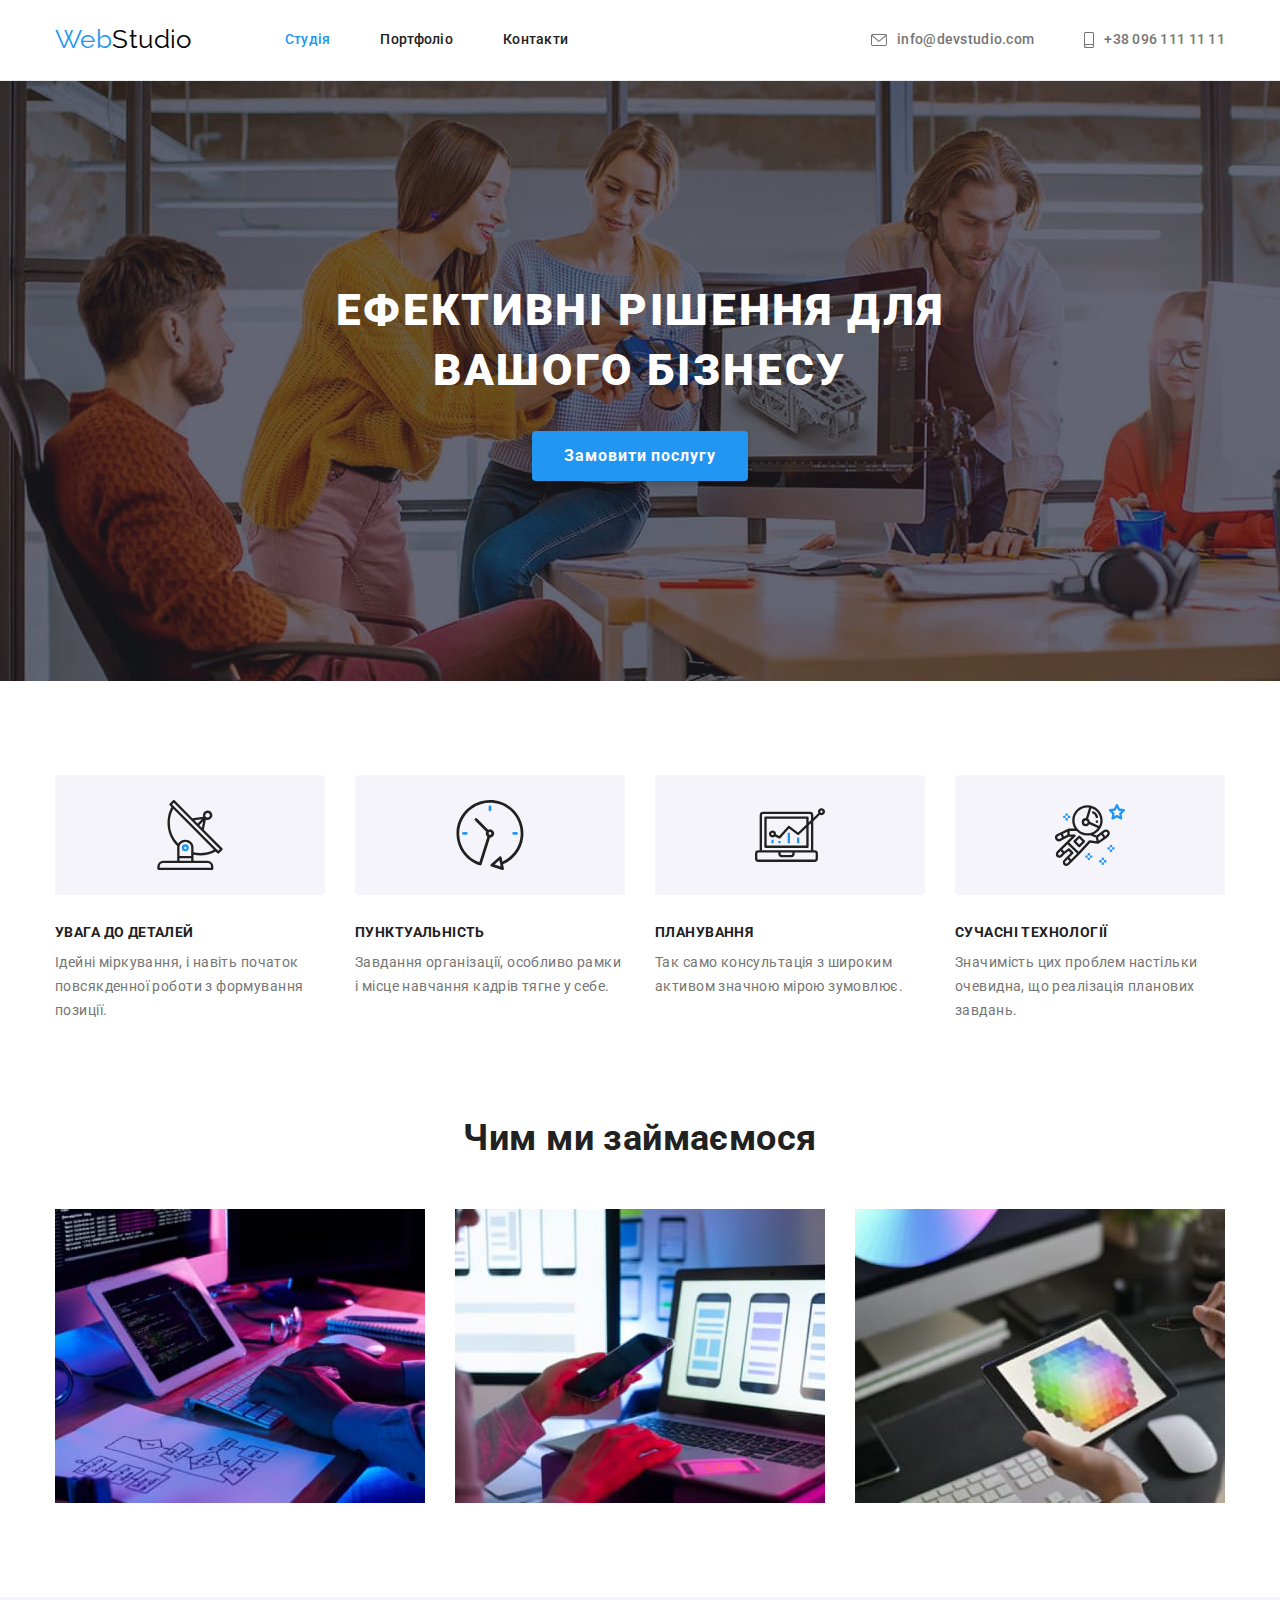
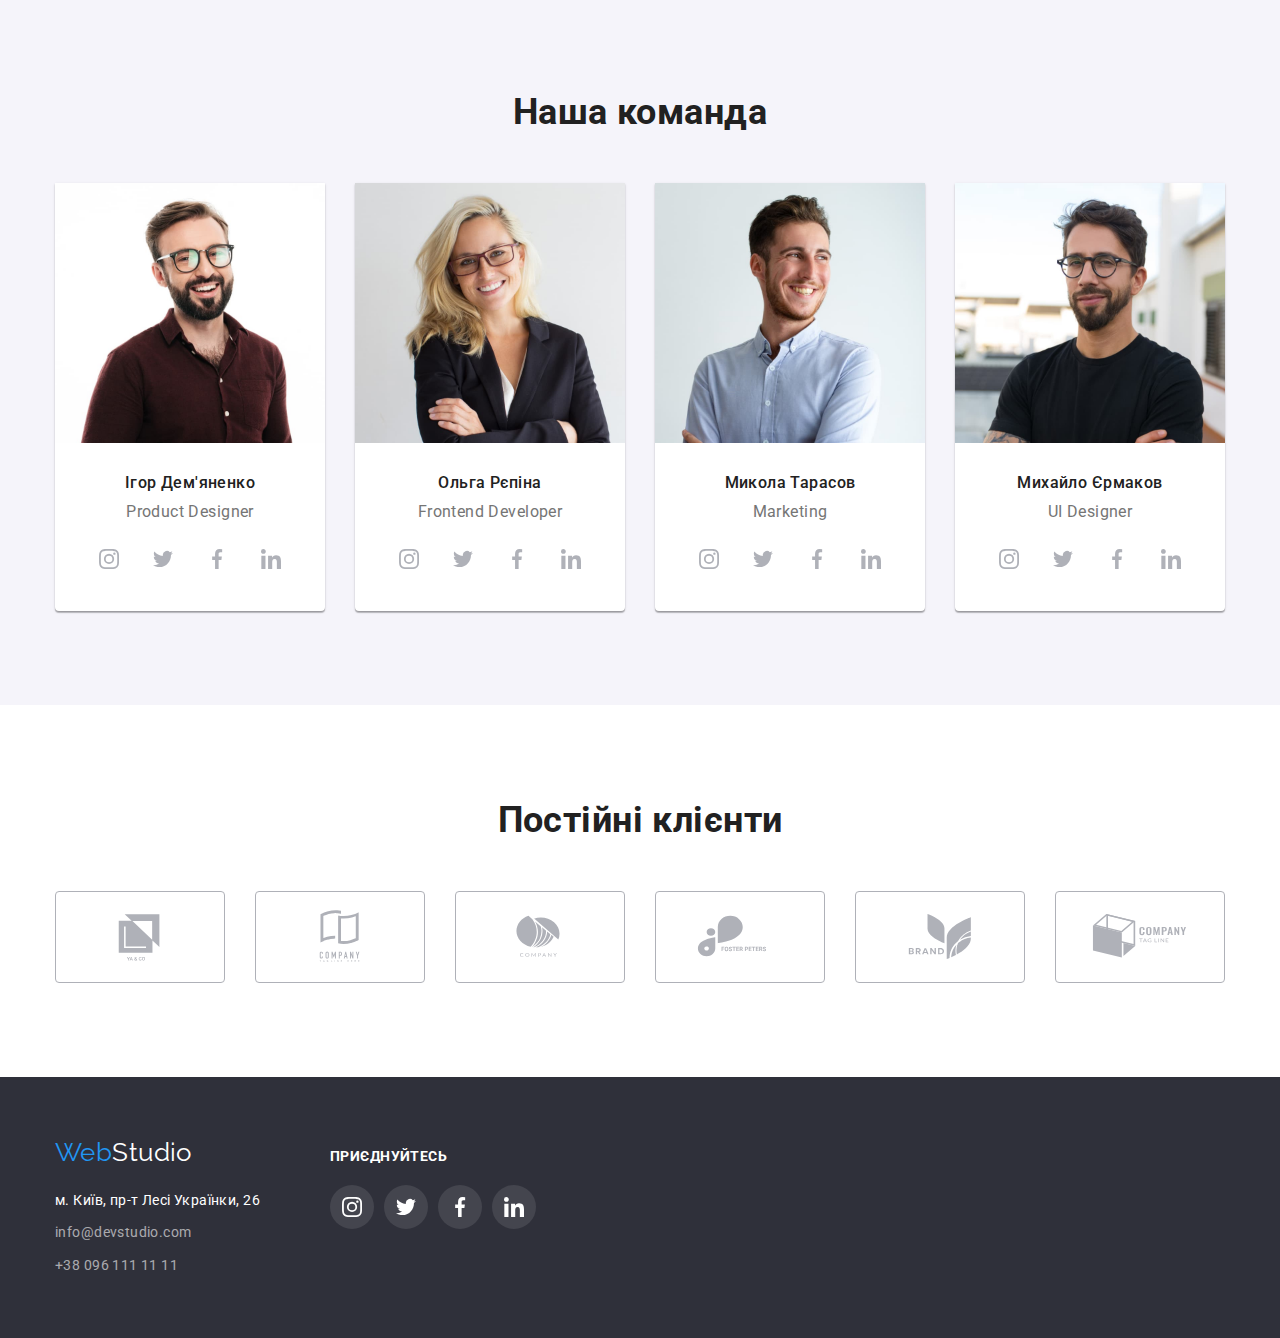
<file: index.html>
<!DOCTYPE html>
<html lang="uk">
  <head>
    <meta charset="UTF-8" />
    <meta http-equiv="X-UA-Compatible" content="IE=edge" />
    <meta name="viewport" content="width=device-width, initial-scale=1.0" />
    <title>Студія</title>
    <link rel="preconnect" href="https://fonts.googleapis.com" />
    <link rel="preconnect" href="https://fonts.gstatic.com" crossorigin />
    <link
      href="https://fonts.googleapis.com/css2?family=Raleway:wght@700&family=Roboto:wght@400;500;700;900&display=swap"
      rel="stylesheet"
    />
    <link
      rel="stylesheet"
      href="https://cdnjs.cloudflare.com/ajax/libs/modern-normalize/1.1.0/modern-normalize.min.css"
    />
    <link rel="stylesheet" href="./css/styles.css" />
  </head>

  <body>
    <header class="page-header">
      <div class="container">
        <nav class="page-nav">
          <a href="./index.html" class="page-logo"
            ><span class="logo-style">Web</span>Studio</a
          >
          <ul class="header-list">
            <li class="nav-item">
              <a href="./index.html" class="link link-active">Студія</a>
            </li>
            <li class="nav-item">
              <a href="./portfolio.html" class="link">Портфоліо</a>
            </li>
            <li class="nav-item"><a href="" class="link">Контакти</a></li>
          </ul>
        </nav>
        <ul class="page-contacts">
          <li class="contacts">
            <a href="mailto:info@devstudio.com" class="link-contacts">
              <svg class="icons" width="16" height="12">
                <use href="./images/icons.svg#icons-mail"></use>
              </svg>
              info@devstudio.com</a
            >
          </li>
          <li class="contacts">
            <a href="tel:+380961111111" class="link-contacts">
              <svg class="icons" width="10" height="16">
                <use href="./images/icons.svg#icons-phone"></use>
              </svg>
              +38 096 111 11 11</a
            >
          </li>
        </ul>
      </div>
    </header>
    <main class="page-main">
      <section class="hero">
        <div class="container">
          <h1 class="hero-title">Ефективні рішення для вашого бізнесу</h1>
          <button type="button" class="hero-button">Замовити послугу</button>
        </div>
      </section>
      <section class="section advantage">
        <div class="container">
          <h2 class="hidden-title">Наші переваги</h2>
          <ul class="advantage-list">
            <li class="advantage-item">
              <div class="advantage-icons">
                <svg width="70" height="70">
                  <use href="./images/icons.svg#icons-antenna"></use>
                </svg>
              </div>
              <h3 class="advantage-title">УВАГА ДО ДЕТАЛЕЙ</h3>
              <p class="advantage-text">
                Ідейні міркування, і навіть початок повсякденної роботи з
                формування позиції.
              </p>
            </li>
            <li class="advantage-item">
              <div class="advantage-icons">
                <svg width="70" height="70">
                  <use href="./images/icons.svg#icons-clock"></use>
                </svg>
              </div>
              <h3 class="advantage-title">ПУНКТУАЛЬНІСТЬ</h3>
              <p class="advantage-text">
                Завдання організації, особливо рамки і місце навчання кадрів
                тягне у себе.
              </p>
            </li>
            <li class="advantage-item">
              <div class="advantage-icons">
                <svg width="70" height="70">
                  <use href="./images/icons.svg#icons-diagram"></use>
                </svg>
              </div>
              <h3 class="advantage-title">ПЛАНУВАННЯ</h3>
              <p class="advantage-text">
                Так само консультація з широким активом значною мірою зумовлює.
              </p>
            </li>
            <li class="advantage-item">
              <div class="advantage-icons">
                <svg width="70" height="70">
                  <use href="./images/icons.svg#icons-astronaut"></use>
                </svg>
              </div>
              <h3 class="advantage-title">СУЧАСНІ ТЕХНОЛОГІЇ</h3>
              <p class="advantage-text">
                Значимість цих проблем настільки очевидна, що реалізація
                планових завдань.
              </p>
            </li>
          </ul>
        </div>
      </section>
      <section class="section job">
        <div class="container">
          <h2 class="section-title">Чим ми займаємося</h2>
          <ul class="job-list">
            <li class="job-item">
              <img
                src="./images/wedo1.jpg"
                alt="Зображено процес програмування"
                width="370"
                height="294"
                class="image"
              />
            </li>
            <li class="job-item">
              <img
                src="./images/wedo2.jpg"
                alt="Зображено процес створення стилізації"
                width="370"
                height="294"
                class="image"
              />
            </li>
            <li class="job-item">
              <img
                src="./images/wedo3.jpg"
                alt="Зображено процес дизайну"
                width="370"
                height="294"
                class="image"
              />
            </li>
          </ul>
        </div>
      </section>
      <section class="section team">
        <div class="container">
          <h2 class="section-title">Наша команда</h2>
          <ul class="team-list">
            <li class="team-item">
              <img
                src="./images/igor.jpg"
                alt="Фото члена команди студії Ігоря"
                width="270"
                height="260"
                class="image"
              />
              <div class="team-member">
                <h3 class="team-title">Ігор Дем'яненко</h3>
                <p class="team-text">Product Designer</p>
                <ul class="icon-list">
                  <li class="icon-item">
                    <a
                      href="https://instagram.com"
                      target="_blank"
                      rel="noopener noreferrer nofollow"
                      aria-label="Іконка інстаграм"
                      class="icon-link"
                    >
                      <svg width="20" height="20" class="icons">
                        <use href="./images/icons.svg#icons-instagram"></use>
                      </svg>
                    </a>
                  </li>
                  <li class="icon-item">
                    <a
                      href="https://twitter.com"
                      target="_blank"
                      rel="noopener noreferrer nofollow"
                      aria-label="Іконка твітер"
                      class="icon-link"
                    >
                      <svg width="20" height="20" class="icons">
                        <use href="./images/icons.svg#icons-twitter"></use>
                      </svg>
                    </a>
                  </li>
                  <li class="icon-item">
                    <a
                      href="https://facebook.com"
                      target="_blank"
                      rel="noopener noreferrer nofollow"
                      aria-label="Іконка фейсбук"
                      class="icon-link"
                    >
                      <svg width="20" height="20" class="icons">
                        <use href="./images/icons.svg#icons-facebook"></use>
                      </svg>
                    </a>
                  </li>
                  <li class="icon-item">
                    <a
                      href="https://ua.linkedin.com"
                      target="_blank"
                      rel="noopener noreferrer nofollow"
                      aria-label="Іконка лінкедін"
                      class="icon-link"
                    >
                      <svg width="20" height="20" class="icons">
                        <use href="./images/icons.svg#icons-linkedin"></use>
                      </svg>
                    </a>
                  </li>
                </ul>
              </div>
            </li>
            <li class="team-item">
              <img
                src="./images/olga.jpg"
                alt="Фото члена команди студії Ольги"
                width="270"
                height="260"
                class="image"
              />
              <div class="team-member">
                <h3 class="team-title">Ольга Рєпіна</h3>
                <p class="team-text">Frontend Developer</p>
                <ul class="icon-list">
                  <li class="icon-item">
                    <a
                      href="https://instagram.com"
                      target="_blank"
                      rel="noopener noreferrer nofollow"
                      aria-label="Іконка інстаграм"
                      class="icon-link"
                    >
                      <svg width="20" height="20" class="icons">
                        <use href="./images/icons.svg#icons-instagram"></use>
                      </svg>
                    </a>
                  </li>
                  <li class="icon-item">
                    <a
                      href="https://twitter.com"
                      target="_blank"
                      rel="noopener noreferrer nofollow"
                      aria-label="Іконка твітер"
                      class="icon-link"
                    >
                      <svg width="20" height="20" class="icons">
                        <use href="./images/icons.svg#icons-twitter"></use>
                      </svg>
                    </a>
                  </li>
                  <li class="icon-item">
                    <a
                      href="https://facebook.com"
                      target="_blank"
                      rel="noopener noreferrer nofollow"
                      aria-label="Іконка фейсбук"
                      class="icon-link"
                    >
                      <svg width="20" height="20" class="icons">
                        <use href="./images/icons.svg#icons-facebook"></use>
                      </svg>
                    </a>
                  </li>
                  <li class="icon-item">
                    <a
                      href="https://ua.linkedin.com"
                      target="_blank"
                      rel="noopener noreferrer nofollow"
                      aria-label="Іконка лінкедін"
                      class="icon-link"
                    >
                      <svg width="20" height="20" class="icons">
                        <use href="./images/icons.svg#icons-linkedin"></use>
                      </svg>
                    </a>
                  </li>
                </ul>
              </div>
            </li>
            <li class="team-item">
              <img
                src="./images/mukola.jpg"
                alt="Фото члена команди студії Миколи"
                width="270"
                height="260"
                class="image"
              />
              <div class="team-member">
                <h3 class="team-title">Микола Тарасов</h3>
                <p class="team-text">Marketing</p>
                <ul class="icon-list">
                  <li class="icon-item">
                    <a
                      href="https://instagram.com"
                      target="_blank"
                      rel="noopener noreferrer nofollow"
                      aria-label="Іконка інстаграм"
                      class="icon-link"
                    >
                      <svg width="20" height="20" class="icons">
                        <use href="./images/icons.svg#icons-instagram"></use>
                      </svg>
                    </a>
                  </li>
                  <li class="icon-item">
                    <a
                      href="https://twitter.com"
                      target="_blank"
                      rel="noopener noreferrer nofollow"
                      aria-label="Іконка твітер"
                      class="icon-link"
                    >
                      <svg width="20" height="20" class="icons">
                        <use href="./images/icons.svg#icons-twitter"></use>
                      </svg>
                    </a>
                  </li>
                  <li class="icon-item">
                    <a
                      href="https://facebook.com"
                      target="_blank"
                      rel="noopener noreferrer nofollow"
                      aria-label="Іконка фейсбук"
                      class="icon-link"
                    >
                      <svg width="20" height="20" class="icons">
                        <use href="./images/icons.svg#icons-facebook"></use>
                      </svg>
                    </a>
                  </li>
                  <li class="icon-item">
                    <a
                      href="https://ua.linkedin.com"
                      target="_blank"
                      rel="noopener noreferrer nofollow"
                      aria-label="Іконка лінкедін"
                      class="icon-link"
                    >
                      <svg width="20" height="20" class="icons">
                        <use href="./images/icons.svg#icons-linkedin"></use>
                      </svg>
                    </a>
                  </li>
                </ul>
              </div>
            </li>
            <li class="team-item">
              <img
                src="./images/mukhailo.jpg"
                alt="Фото члена команди студії Михайла"
                width="270"
                height="260"
                class="image"
              />
              <div class="team-member">
                <h3 class="team-title">Михайло Єрмаков</h3>
                <p class="team-text">UI Designer</p>
                <ul class="icon-list">
                  <li class="icon-item">
                    <a
                      href="https://instagram.com"
                      target="_blank"
                      rel="noopener noreferrer nofollow"
                      aria-label="Іконка інстаграм"
                      class="icon-link"
                    >
                      <svg width="20" height="20" class="icons">
                        <use href="./images/icons.svg#icons-instagram"></use>
                      </svg>
                    </a>
                  </li>
                  <li class="icon-item">
                    <a
                      href="https://twitter.com"
                      target="_blank"
                      rel="noopener noreferrer nofollow"
                      aria-label="Іконка твітер"
                      class="icon-link"
                    >
                      <svg width="20" height="20" class="icons">
                        <use href="./images/icons.svg#icons-twitter"></use>
                      </svg>
                    </a>
                  </li>
                  <li class="icon-item">
                    <a
                      href="https://facebook.com"
                      target="_blank"
                      rel="noopener noreferrer nofollow"
                      aria-label="Іконка фейсбук"
                      class="icon-link"
                    >
                      <svg width="20" height="20" class="icons">
                        <use href="./images/icons.svg#icons-facebook"></use>
                      </svg>
                    </a>
                  </li>
                  <li class="icon-item">
                    <a
                      href="https://ua.linkedin.com"
                      target="_blank"
                      rel="noopener noreferrer nofollow"
                      aria-label="Іконка лінкедін"
                      class="icon-link"
                    >
                      <svg width="20" height="20" class="icons">
                        <use href="./images/icons.svg#icons-linkedin"></use>
                      </svg>
                    </a>
                  </li>
                </ul>
              </div>
            </li>
          </ul>
        </div>
      </section>
      <section class="section clients">
        <div class="container">
          <h2 class="section-title">Постійні клієнти</h2>
          <ul class="clients-list">
            <li class="clients-item">
              <a
                href=""
                target="_blank"
                rel="noopener noreferrer nofollow"
                aria-label="Логотип першої компанії клієнта"
                class="clients-link"
              >
                <svg width="106" height="60" class="icons">
                  <use href="./images/icons.svg#icons-Logo1"></use>
                </svg>
              </a>
            </li>
            <li class="clients-item">
              <a
                href=""
                target="_blank"
                rel="noopener noreferrer nofollow"
                aria-label="Логотип другої компанії клієнта"
                class="clients-link"
              >
                <svg width="106" height="60" class="icons">
                  <use href="./images/icons.svg#icons-Logo2"></use>
                </svg>
              </a>
            </li>
            <li class="clients-item">
              <a
                href=""
                target="_blank"
                rel="noopener noreferrer nofollow"
                aria-label="Логотип третьої компанії клієнта"
                class="clients-link"
              >
                <svg width="106" height="60" class="icons">
                  <use href="./images/icons.svg#icons-Logo3"></use>
                </svg>
              </a>
            </li>
            <li class="clients-item">
              <a
                href=""
                target="_blank"
                rel="noopener noreferrer nofollow"
                aria-label="Логотип четвертої компанії клієнта"
                class="clients-link"
              >
                <svg width="106" height="60" class="icons">
                  <use href="./images/icons.svg#icons-Logo4"></use>
                </svg>
              </a>
            </li>
            <li class="clients-item">
              <a
                href=""
                target="_blank"
                rel="noopener noreferrer nofollow"
                aria-label="Логотип п’ятої компанії клієнта"
                class="clients-link"
              >
                <svg width="106" height="60" class="icons">
                  <use href="./images/icons.svg#icons-Logo5"></use>
                </svg>
              </a>
            </li>
            <li class="clients-item">
              <a
                href=""
                target="_blank"
                rel="noopener noreferrer nofollow"
                aria-label="Логотип шостої компанії клієнта"
                class="clients-link"
              >
                <svg width="106" height="60" class="icons">
                  <use href="./images/icons.svg#icons-Logo6"></use>
                </svg>
              </a>
            </li>
          </ul>
        </div>
      </section>
    </main>
    <footer class="page-footer">
      <div class="container">
        <div class="footer-flex">
          <div class="first-block">
            <a href="./index.html" class="page-logo footer-logo"
              ><span class="logo-style">Web</span
              ><span class="logo-footer">Studio</span></a
            >
            <address class="address-footer">
              <ul class="page-list">
                <li class="footer-item">
                  <a
                    href=""
                    target="_blank"
                    rel="noopener noreferrer nofollow"
                    class="footer-link address-link"
                    >м. Київ, пр-т Лесі Українки, 26</a
                  >
                </li>
                <li class="footer-item">
                  <a href="mailto:info@devstudio.com" class="footer-link"
                    >info@devstudio.com</a
                  >
                </li>
                <li class="footer-item">
                  <a href="tel:+380961111111" class="footer-link"
                    >+38 096 111 11 11</a
                  >
                </li>
              </ul>
            </address>
          </div>
          <div class="second-block">
            <b class="footer-title">Приєднуйтесь</b>
            <ul class="icon-footer">
              <li class="footer-icon-item">
                <a
                  href="https://instagram.com"
                  target="_blank"
                  rel="noopener noreferrer nofollow"
                  aria-label="Іконка інстаграм"
                  class="footer-icon-link"
                >
                  <svg width="20" height="20" class="footer-icons">
                    <use href="./images/icons.svg#icons-instagram"></use>
                  </svg>
                </a>
              </li>
              <li class="footer-icon-item">
                <a
                  href="https://twitter.com"
                  target="_blank"
                  rel="noopener noreferrer nofollow"
                  aria-label="Іконка твітер"
                  class="footer-icon-link"
                >
                  <svg width="20" height="20" class="footer-icons">
                    <use href="./images/icons.svg#icons-twitter"></use>
                  </svg>
                </a>
              </li>
              <li class="footer-icon-item">
                <a
                  href="https://facebook.com"
                  target="_blank"
                  rel="noopener noreferrer nofollow"
                  aria-label="Іконка фейсбук"
                  class="footer-icon-link"
                >
                  <svg width="20" height="20" class="footer-icons">
                    <use href="./images/icons.svg#icons-facebook"></use>
                  </svg>
                </a>
              </li>
              <li class="footer-icon-item">
                <a
                  href="https://ua.linkedin.com"
                  target="_blank"
                  rel="noopener noreferrer nofollow"
                  aria-label="Іконка лінкедін"
                  class="footer-icon-link"
                >
                  <svg width="20" height="20" class="footer-icons">
                    <use href="./images/icons.svg#icons-linkedin"></use>
                  </svg>
                </a>
              </li>
            </ul>
          </div>
        </div>
      </div>
    </footer>
  </body>
</html>
</file>
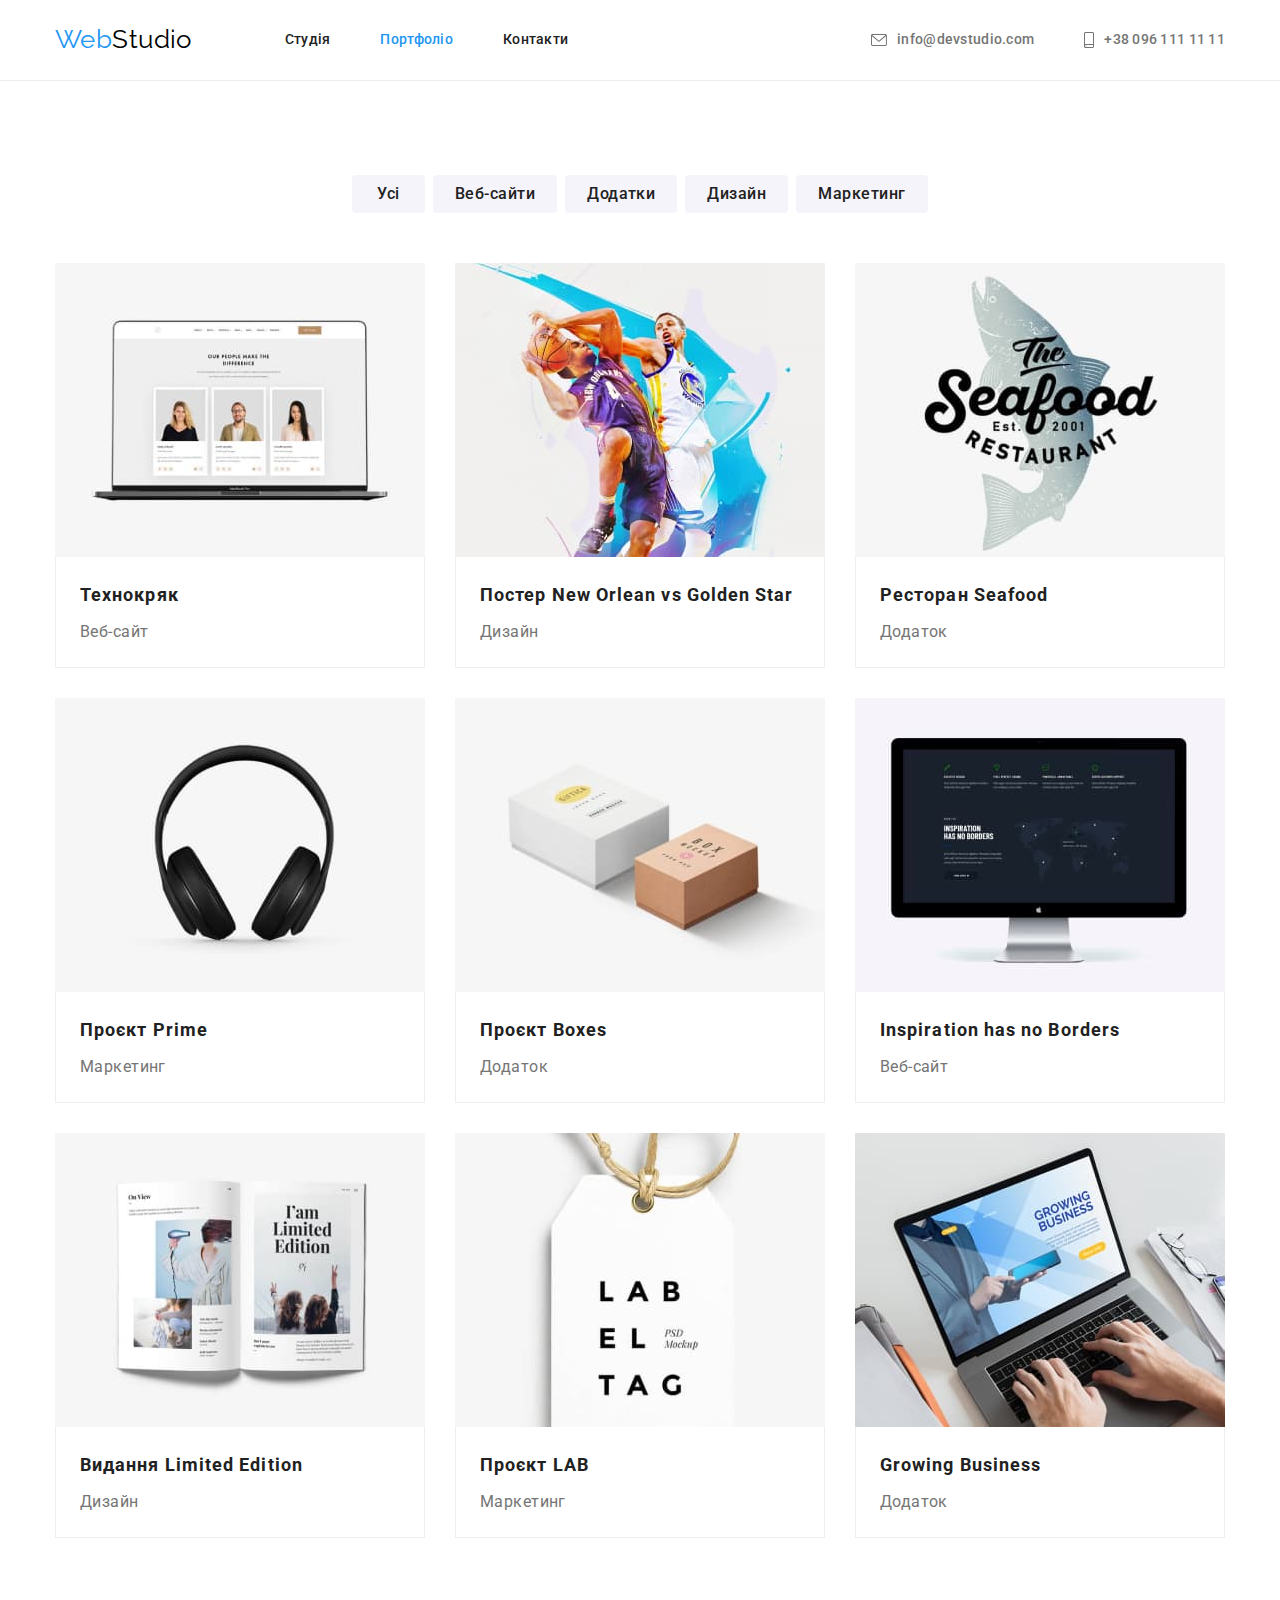
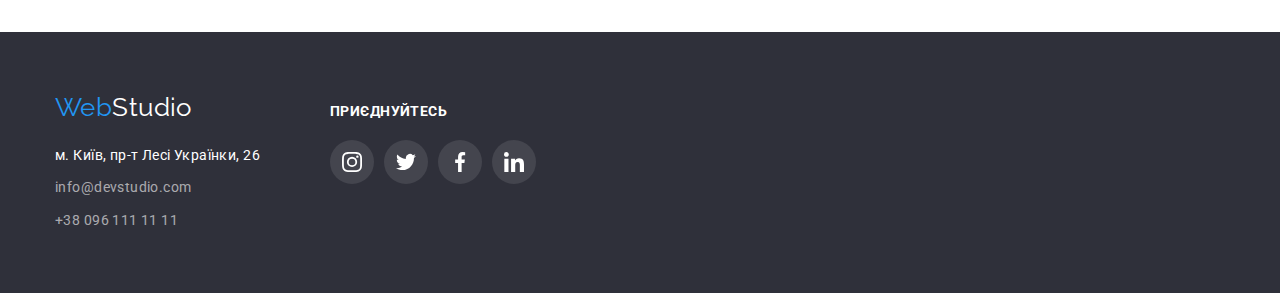
<file: portfolio.html>
<!DOCTYPE html>
<html lang="uk">
  <head>
    <meta charset="UTF-8" />
    <meta http-equiv="X-UA-Compatible" content="IE=edge" />
    <meta name="viewport" content="width=device-width, initial-scale=1.0" />
    <title>Студія | Портфоліо</title>
    <link rel="preconnect" href="https://fonts.googleapis.com" />
    <link rel="preconnect" href="https://fonts.gstatic.com" crossorigin />
    <link
      href="https://fonts.googleapis.com/css2?family=Raleway:wght@700&family=Roboto:wght@400;500;700;900&display=swap"
      rel="stylesheet"
    />
    <link
      rel="stylesheet"
      href="https://cdnjs.cloudflare.com/ajax/libs/modern-normalize/1.1.0/modern-normalize.min.css"
    />
    <link rel="stylesheet" href="./css/styles.css" />
  </head>

  <body>
    <header class="page-header">
      <div class="container">
        <nav class="page-nav">
          <a href="./index.html" class="page-logo"
            ><span class="logo-style">Web</span>Studio</a
          >
          <ul class="header-list">
            <li class="nav-item">
              <a href="./index.html" class="link">Студія</a>
            </li>
            <li class="nav-item">
              <a href="./portfolio.html" class="link link-active">Портфоліо</a>
            </li>
            <li class="nav-item"><a href="" class="link">Контакти</a></li>
          </ul>
        </nav>
        <ul class="page-contacts">
          <li class="contacts">
            <a href="mailto:info@devstudio.com" class="link-contacts">
              <svg class="icons" width="16" height="12">
                <use href="./images/icons.svg#icons-mail"></use>
              </svg>
              info@devstudio.com</a
            >
          </li>
          <li class="contacts">
            <a href="tel:+380961111111" class="link-contacts">
              <svg class="icons" width="10" height="16">
                <use href="./images/icons.svg#icons-phone"></use>
              </svg>
              +38 096 111 11 11</a
            >
          </li>
        </ul>
      </div>
    </header>
    <main class="portfolio-main">
      <section class="section">
        <div class="container">
          <h1 class="hidden-title">Портфоліо студії</h1>
          <ul class="portfolio-list">
            <li class="item-button">
              <button type="button" class="portfolio-button first-button">
                Усі
              </button>
            </li>
            <li class="item-button">
              <button type="button" class="portfolio-button">Веб-сайти</button>
            </li>
            <li class="item-button">
              <button type="button" class="portfolio-button">Додатки</button>
            </li>
            <li class="item-button">
              <button type="button" class="portfolio-button">Дизайн</button>
            </li>
            <li class="item-button">
              <button type="button" class="portfolio-button">Маркетинг</button>
            </li>
          </ul>
          <ul class="portfolio-list card-list">
            <li class="portfolio-item">
              <a href="" class="portfolio-link">
                <img
                  src="./images/project1.jpg"
                  alt="Ноутбук із веб-сайтом Технокряк"
                  width="370"
                  height="294"
                  class="image"
                />
                <div class="card-description">
                  <h2 class="portfolio-title">Технокряк</h2>
                  <p class="portfolio-text">Веб-сайт</p>
                </div>
              </a>
            </li>
            <li class="portfolio-item">
              <a href="" class="portfolio-link">
                <img
                  src="./images/project2.jpg"
                  alt="Дизайн постеру New Orlean vs Golden Star"
                  width="370"
                  height="294"
                  class="image"
                />
                <div class="card-description">
                  <h2 class="portfolio-title">
                    Постер New Orlean vs Golden Star
                  </h2>
                  <p class="portfolio-text">Дизайн</p>
                </div>
              </a>
            </li>
            <li class="portfolio-item">
              <a href="" class="portfolio-link">
                <img
                  src="./images/project3.jpg"
                  alt="Логотип ресторану Seafood"
                  width="370"
                  height="294"
                  class="image"
                />
                <div class="card-description">
                  <h2 class="portfolio-title">Ресторан Seafood</h2>
                  <p class="portfolio-text">Додаток</p>
                </div>
              </a>
            </li>
            <li class="portfolio-item">
              <a href="" class="portfolio-link">
                <img
                  src="./images/project4.jpg"
                  alt="Навушники"
                  width="370"
                  height="294"
                  class="image"
                />
                <div class="card-description">
                  <h2 class="portfolio-title">Проєкт Prime</h2>
                  <p class="portfolio-text">Маркетинг</p>
                </div>
              </a>
            </li>
            <li class="portfolio-item">
              <a href="" class="portfolio-link">
                <img
                  src="./images/project5.jpg"
                  alt="Дві коробки"
                  width="370"
                  height="294"
                  class="image"
                />
                <div class="card-description">
                  <h2 class="portfolio-title">Проєкт Boxes</h2>
                  <p class="portfolio-text">Додаток</p>
                </div>
              </a>
            </li>
            <li class="portfolio-item">
              <a href="" class="portfolio-link">
                <img
                  src="./images/project6.jpg"
                  alt="Монітор із веб-сайтом Inspiration has no Borders"
                  width="370"
                  height="294"
                  class="image"
                />
                <div class="card-description">
                  <h2 class="portfolio-title">Inspiration has no Borders</h2>
                  <p class="portfolio-text">Веб-сайт</p>
                </div>
              </a>
            </li>
            <li class="portfolio-item">
              <a href="" class="portfolio-link">
                <img
                  src="./images/project7.jpg"
                  alt="Відкритий журнал із розробленим дизайном"
                  width="370"
                  height="294"
                  class="image"
                />
                <div class="card-description">
                  <h2 class="portfolio-title">Видання Limited Edition</h2>
                  <p class="portfolio-text">Дизайн</p>
                </div>
              </a>
            </li>
            <li class="portfolio-item">
              <a href="" class="portfolio-link">
                <img
                  src="./images/project8.jpg"
                  alt="Логотип проєкта LAB"
                  width="370"
                  height="294"
                  class="image"
                />
                <div class="card-description">
                  <h2 class="portfolio-title">Проєкт LAB</h2>
                  <p class="portfolio-text">Маркетинг</p>
                </div>
              </a>
            </li>
            <li class="portfolio-item">
              <a href="" class="portfolio-link">
                <img
                  src="./images/project9.jpg"
                  alt="Ноутбук із додатком Growing Business"
                  width="370"
                  height="294"
                  class="image"
                />
                <div class="card-description">
                  <h2 class="portfolio-title">Growing Business</h2>
                  <p class="portfolio-text">Додаток</p>
                </div>
              </a>
            </li>
          </ul>
        </div>
      </section>
    </main>
    <footer class="page-footer">
      <div class="container">
        <div class="footer-flex">
          <div class="first-block">
            <a href="./index.html" class="page-logo footer-logo"
              ><span class="logo-style">Web</span
              ><span class="logo-footer">Studio</span></a
            >
            <address class="address-footer">
              <ul class="page-list">
                <li class="footer-item">
                  <a
                    href=""
                    target="_blank"
                    rel="noopener noreferrer nofollow"
                    class="footer-link address-link"
                    >м. Київ, пр-т Лесі Українки, 26</a
                  >
                </li>
                <li class="footer-item">
                  <a href="mailto:info@devstudio.com" class="footer-link"
                    >info@devstudio.com</a
                  >
                </li>
                <li class="footer-item">
                  <a href="tel:+380961111111" class="footer-link"
                    >+38 096 111 11 11</a
                  >
                </li>
              </ul>
            </address>
          </div>
          <div class="second-block">
            <b class="footer-title">Приєднуйтесь</b>
            <ul class="icon-footer">
              <li class="footer-icon-item">
                <a
                  href="https://instagram.com"
                  target="_blank"
                  rel="noopener noreferrer nofollow"
                  aria-label="Іконка інстаграм"
                  class="footer-icon-link"
                >
                  <svg width="20" height="20" class="footer-icons">
                    <use href="./images/icons.svg#icons-instagram"></use>
                  </svg>
                </a>
              </li>
              <li class="footer-icon-item">
                <a
                  href="https://twitter.com"
                  target="_blank"
                  rel="noopener noreferrer nofollow"
                  aria-label="Іконка твітер"
                  class="footer-icon-link"
                >
                  <svg width="20" height="20" class="footer-icons">
                    <use href="./images/icons.svg#icons-twitter"></use>
                  </svg>
                </a>
              </li>
              <li class="footer-icon-item">
                <a
                  href="https://facebook.com"
                  target="_blank"
                  rel="noopener noreferrer nofollow"
                  aria-label="Іконка фейсбук"
                  class="footer-icon-link"
                >
                  <svg width="20" height="20" class="footer-icons">
                    <use href="./images/icons.svg#icons-facebook"></use>
                  </svg>
                </a>
              </li>
              <li class="footer-icon-item">
                <a
                  href="https://ua.linkedin.com"
                  target="_blank"
                  rel="noopener noreferrer nofollow"
                  aria-label="Іконка лінкедін"
                  class="footer-icon-link"
                >
                  <svg width="20" height="20" class="footer-icons">
                    <use href="./images/icons.svg#icons-linkedin"></use>
                  </svg>
                </a>
              </li>
            </ul>
          </div>
        </div>
      </div>
    </footer>
  </body>
</html>
</file>
<file: css/styles.css>
:root {
  --main-bcg-color: #ffffff;
  --hero-footer-bcg: #2f303a;
  --team-bcg-color: #f5f4fa;
  --main-color: #212121;
  --secondary-color: #757575;
  --focus-color: #2196f3;
  --black-color: #000000;
  --white-color: #ffffff;
  --address-color: rgba(255, 255, 255, 0.6);
  --icons-color: #afb1b8;
}

body {
  background-color: var(--main-bcg-color);

  font-family: "Roboto", sans-serif;
  font-size: 14px;
  line-height: 1.71;
  letter-spacing: 0.03em;
  color: var(--main-color);
}

h1,
h2,
h3,
p {
  margin: 0;
  padding: 0;
}

ul {
  margin: 0;
  padding: 0;
  list-style-type: none;
}

.container {
  width: 1200px;
  margin-left: auto;
  margin-right: auto;
  padding-left: 15px;
  padding-right: 15px;
}

.section {
  max-width: 1600px;
  margin-left: auto;
  margin-right: auto;
  padding-top: 94px;
  padding-bottom: 94px;
}

.section.advantage {
  padding-bottom: 0;
}

/* HEADER */
.page-header .container,
.page-nav,
.header-list,
.page-contacts,
.contacts {
  display: flex;
}

.page-header {
  max-width: 1600px;
  margin-left: auto;
  margin-right: auto;
  border-bottom: 1px solid #ececec;
}

.page-logo {
  display: block;
  padding-top: 24px;
  padding-bottom: 25px;

  font-family: "Raleway", sans-serif;
  font-size: 26px;
  line-height: 1.2;
  text-decoration: none;
  color: var(--black-color);
}

.logo-style {
  color: var(--focus-color);
}

.header-list {
  margin-left: 93px;
}

.nav-item:not(:first-child),
.contacts:last-child {
  margin-left: 50px;
}

.page-contacts {
  margin-left: auto;
}

.link,
.link-contacts {
  display: flex;
  align-items: center;
  padding-top: 32px;
  padding-bottom: 32px;

  font-weight: 500;
  line-height: 1.14;
  letter-spacing: 0.02em;
  text-decoration: none;
  color: var(--main-color);
}

.link-contacts {
  color: var(--secondary-color);
}

.link-contacts > .icons {
  margin-right: 10px;
}

.link:hover,
.link:focus,
.link-contacts:hover,
.link-contacts:focus {
  color: var(--focus-color);
}

.link.link-active {
  color: var(--focus-color);
}

/* MAIN */
/* головна секція hero */
.hero {
  max-width: 1600px;
  height: 600px;
  margin-left: auto;
  margin-right: auto;
  padding-top: 200px;
  padding-bottom: 200px;

  background-image: linear-gradient(
      rgba(47, 48, 58, 0.4),
      rgba(47, 48, 58, 0.4)
    ),
    url(../images/hero.jpg);
}

.hero,
.page-footer {
  background-color: var(--hero-footer-bcg);
}

.hero-title {
  margin-left: auto;
  margin-right: auto;
  margin-bottom: 30px;
  width: 696px;

  font-weight: 900;
  font-size: 44px;
  line-height: 1.36;
  text-align: center;
  letter-spacing: 0.06em;
  text-transform: uppercase;
  color: var(--white-color);
}

.hero-button {
  display: flex;
  justify-content: center;
  align-items: center;
  min-width: 216px;
  height: 50px;
  margin-left: auto;
  margin-right: auto;

  border: none;
  border-radius: 4px;
  background-color: var(--focus-color);
  box-shadow: 0px 4px 4px rgba(0, 0, 0, 0.15);
  cursor: pointer;

  font-family: inherit;
  font-weight: 700;
  font-size: 16px;
  line-height: 1.88;
  letter-spacing: 0.06em;
  color: var(--white-color);
}

.hero-button:hover,
.hero-button:focus {
  background-color: #188ce8;
}

/* секція наші переваги */
.hidden-title {
  position: absolute;
  width: 1px;
  height: 1px;
  margin: -1px;
  border: 0;
  padding: 0;

  white-space: nowrap;
  clip-path: inset(100%);
  clip: rect(0 0 0 0);
  overflow: hidden;
}

.advantage-list {
  display: flex;
  gap: 30px;
}

.advantage-item {
  flex-basis: calc((100% - 30px * 3) / 4);
}

.advantage-icons {
  display: flex;
  margin-bottom: 30px;
  height: 120px;
  justify-content: center;
  align-items: center;

  background: var(--team-bcg-color);
  border-radius: 4px;
}

.advantage-title {
  margin-bottom: 10px;

  font-size: 14px;
  line-height: 1.14;
  text-transform: uppercase;
}

.advantage-text {
  color: var(--secondary-color);
}

/* секція чим ми займаємось */
.section-title {
  margin-bottom: 50px;

  font-size: 36px;
  line-height: 1.17;
  text-align: center;
}

.job-list {
  display: flex;
  gap: 30px;
}

.job-item {
  flex-basis: calc((100% - 30px * 2) / 3);
}

.image {
  display: block;
  max-width: 100%;
}

/* секція наша команда */
.team {
  background-color: var(--team-bcg-color);

  font-size: 16px;
  line-height: 1.19;
  text-align: center;
}

.team-list {
  display: flex;
  gap: 30px;
}

.team-item {
  flex-basis: calc((100% - 30px * 3) / 4);
  background-color: var(--main-bcg-color);
  box-shadow: 0px 1px 3px rgba(0, 0, 0, 0.12), 0px 1px 1px rgba(0, 0, 0, 0.14),
    0px 2px 1px rgba(0, 0, 0, 0.2);
  border-radius: 0px 0px 4px 4px;
}

.team-member {
  padding-top: 30px;
  padding-bottom: 30px;
}
.team-title {
  margin-bottom: 10px;
  font-weight: 500;
  font-size: 16px;
}

.team-text {
  margin-bottom: 16px;
  color: var(--secondary-color);
}

/* ЧАСТИНА З ПОСИЛАНЬ НА СОЦМЕРЕЖІ КОМАНДИ */
.icon-list {
  display: flex;
  justify-content: center;
  margin-left: auto;
  margin-right: auto;
  gap: 10px;
}

.icon-link {
  display: flex;
  justify-content: center;
  align-items: center;
  width: 44px;
  height: 44px;
  border-radius: 50%;
  color: var(--icons-color);
}

.icon-link:hover,
.icon-link:focus {
  background-color: var(--focus-color);
  color: var(--white-color);
}

/* Cекція клієнти */
.clients-list {
  display: flex;
  gap: 30px;
}

.clients-link {
  display: flex;
  width: 170px;
  height: 92px;
  justify-content: center;
  align-items: center;

  border: 1px solid #afb1b8;
  border-radius: 4px;

  color: var(--icons-color);
}

.clients-link:hover,
.clients-link:focus {
  border-color: var(--focus-color);
  color: var(--focus-color);
}

.icons {
  fill: currentColor;
}

/* FOOTER */
.page-footer {
  max-width: 1600px;
  margin-left: auto;
  margin-right: auto;
  padding-top: 60px;
  padding-bottom: 60px;
}

.page-logo.footer-logo {
  margin-bottom: 20px;
  padding-top: 0;
  padding-bottom: 0;
}

.logo-footer,
.footer-link.address-link {
  color: var(--white-color);
}

.footer-item:not(:last-child) {
  margin-bottom: 9px;
}

.footer-link {
  display: block;

  font-style: normal;
  text-decoration: none;
  color: var(--address-color);
}

.footer-link:hover,
.footer-link:focus {
  color: var(--focus-color);
}

/* FOOTER іконки з посиланнями на соцмережі */
.footer-flex {
  display: flex;
  align-items: baseline;
  gap: 70px;
}

.footer-title {
  display: block;
  margin-bottom: 20px;

  line-height: 1.14;
  text-transform: uppercase;
  color: var(--white-color);
}

.icon-footer {
  display: flex;
  gap: 10px;
}

.footer-icon-link {
  display: flex;
  justify-content: center;
  align-items: center;
  width: 44px;
  height: 44px;
  border-radius: 50%;
  background-color: rgba(255, 255, 255, 0.1);
  color: var(--white-color);
}

.footer-icon-link:hover,
.footer-icon-link:focus {
  background-color: var(--focus-color);
}

.footer-icons {
  fill: currentColor;
}

/* PORTFOLIO.HTML MAIN */
.portfolio-list {
  display: flex;
  justify-content: center;
}

.portfolio-list:not(:last-child) {
  margin-bottom: 50px;
}

.portfolio-button {
  display: block;
  margin-left: auto;
  margin-right: auto;
  padding: 6px 22px;

  border: none;
  border-radius: 4px;
  background-color: var(--team-bcg-color);

  cursor: pointer;

  font-family: inherit;
  font-weight: 500;
  font-size: 16px;
  line-height: 1.62;
  text-align: center;
  letter-spacing: 0.03em;
  color: var(--main-color);
}

.portfolio-button.first-button {
  padding: 6px 25px;
}

.item-button:not(:first-child) {
  margin-left: 8px;
}

.portfolio-button:hover,
.portfolio-button:focus {
  background-color: var(--focus-color);

  box-shadow: 0px 3px 1px rgba(0, 0, 0, 0.1), 0px 1px 2px rgba(0, 0, 0, 0.08),
    0px 2px 2px rgba(0, 0, 0, 0.12);

  color: var(--white-color);
}

.portfolio-list.card-list {
  flex-wrap: wrap;
  justify-content: flex-start;
  gap: 30px;
}

.portfolio-item {
  flex-basis: calc((100% - 30px * 2) / 3);
}

.portfolio-item:hover,
.portfolio-item:focus {
  box-shadow: 0px 1px 1px rgba(0, 0, 0, 0.12), 0px 4px 4px rgba(0, 0, 0, 0.06),
    1px 4px 6px rgba(0, 0, 0, 0.16);
}

.card-description {
  padding: 20px 24px;
  border: 1px solid #eeeeee;
  border-top: none;
}

.portfolio-title {
  margin-bottom: 4px;

  font-size: 18px;
  line-height: 2;
  letter-spacing: 0.06em;
  color: var(--main-color);
}

.portfolio-text {
  font-size: 16px;
  line-height: 1.88;
  color: var(--secondary-color);
}

.portfolio-link {
  text-decoration: none;
}
</file>
